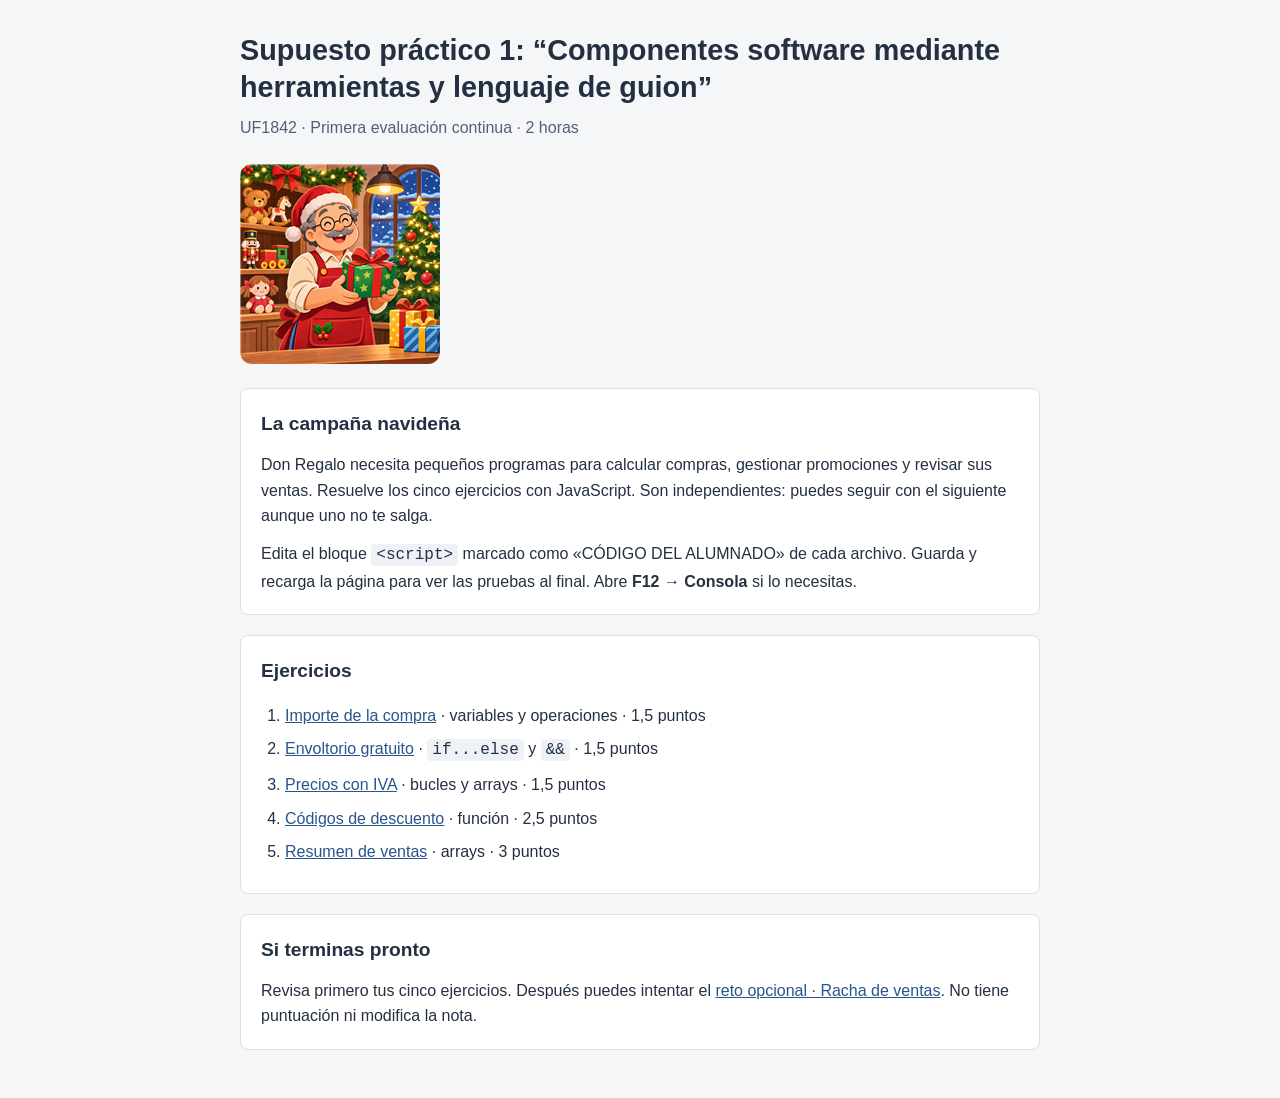
<file: index.html>
<!DOCTYPE html>
<html lang="es">
<head>
  <meta charset="UTF-8">
  <meta name="viewport" content="width=device-width, initial-scale=1.0">
  <title>Supuesto práctico 1: “Componentes software mediante herramientas y lenguaje de guion”</title>
  <link rel="stylesheet" href="style.css">
</head>
<body>
  <main class="lesson">
    <header>
      <h1>Supuesto práctico 1: “Componentes software mediante herramientas y lenguaje de guion”</h1>
      <p>UF1842 · Primera evaluación continua · 2 horas</p>
      <img class="don-regalo" src="don-regalo.png" width="200" height="200" alt="Ilustración del tendero de Don Regalo con un regalo navideño">
    </header>
    <section>
      <h2>La campaña navideña</h2>
      <p>Don Regalo necesita pequeños programas para calcular compras, gestionar promociones y revisar sus ventas. Resuelve los cinco ejercicios con JavaScript. Son independientes: puedes seguir con el siguiente aunque uno no te salga.</p>
      <p>Edita el bloque <code>&lt;script&gt;</code> marcado como «CÓDIGO DEL ALUMNADO» de cada archivo. Guarda y recarga la página para ver las pruebas al final. Abre <strong>F12 → Consola</strong> si lo necesitas.</p>
    </section>
    <section>
      <h2>Ejercicios</h2>
      <ol>
        <li><a href="index1.html">Importe de la compra</a> · variables y operaciones · 1,5 puntos</li>
        <li><a href="index2.html">Envoltorio gratuito</a> · <code>if...else</code> y <code>&amp;&amp;</code> · 1,5 puntos</li>
        <li><a href="index3.html">Precios con IVA</a> · bucles y arrays · 1,5 puntos</li>
        <li><a href="index4.html">Códigos de descuento</a> · función · 2,5 puntos</li>
        <li><a href="index5.html">Resumen de ventas</a> · arrays · 3 puntos</li>
      </ol>
    </section>
    <section>
      <h2>Si terminas pronto</h2>
      <p>Revisa primero tus cinco ejercicios. Después puedes intentar el <a href="index6.html">reto opcional · Racha de ventas</a>. No tiene puntuación ni modifica la nota.</p>
    </section>
  </main>
</body>
</html>
</file>
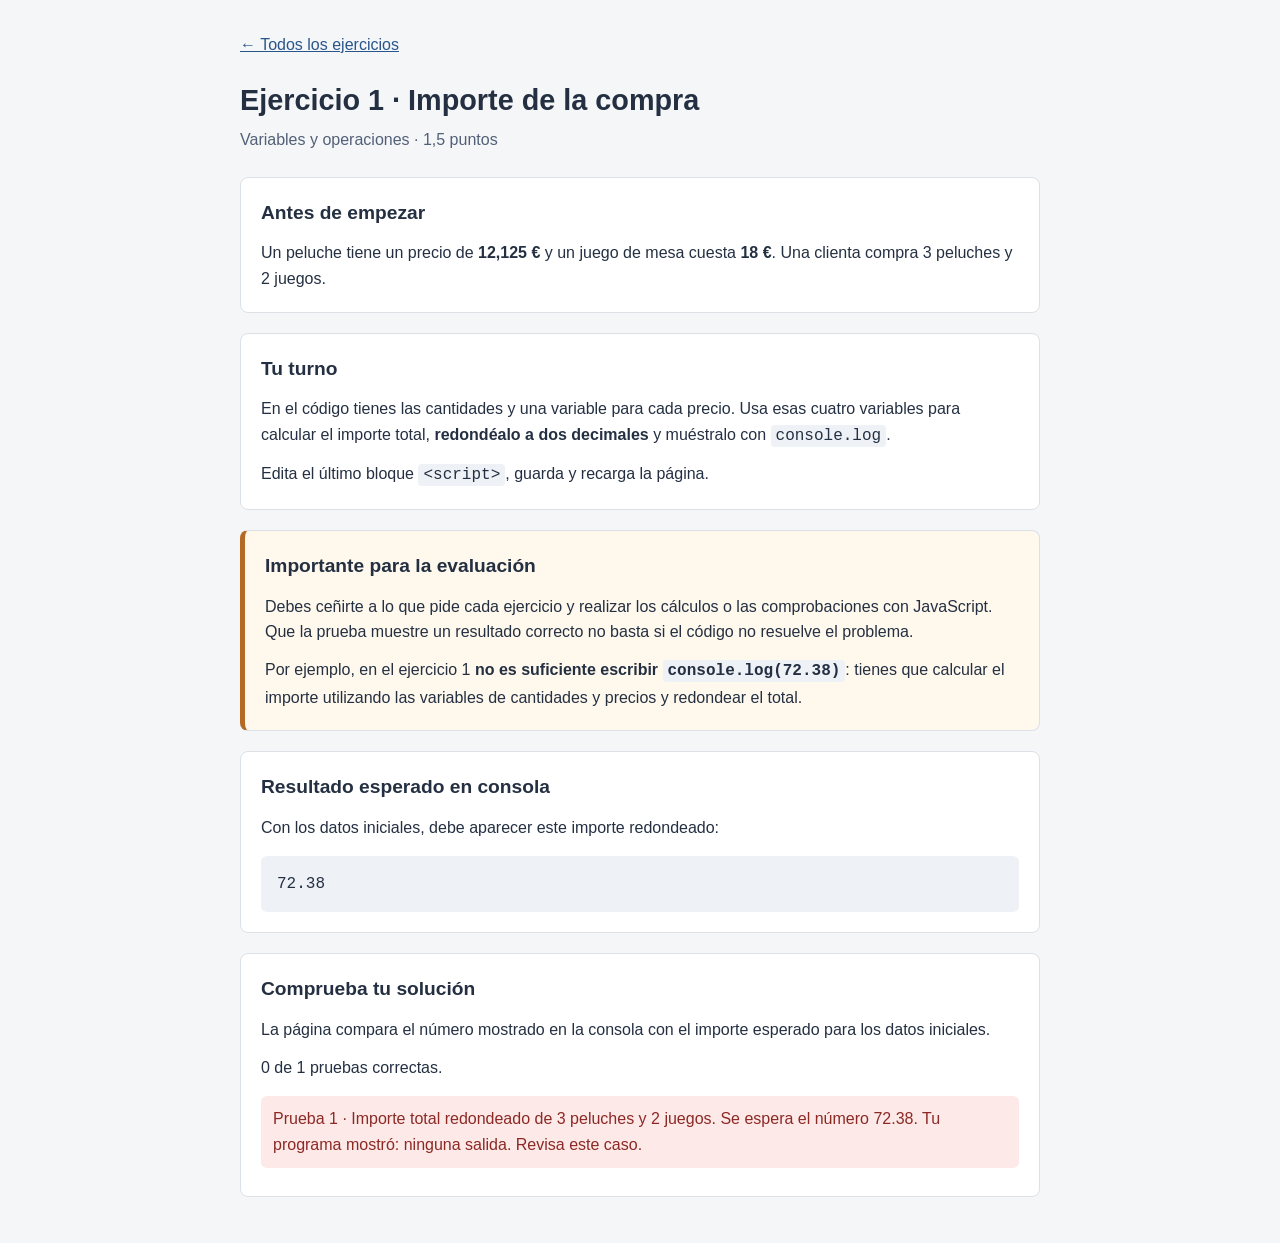
<file: index1.html>
<!DOCTYPE html>
<html lang="es">
<head>
  <meta charset="UTF-8">
  <meta name="viewport" content="width=device-width, initial-scale=1.0">
  <title>Ejercicio 1 · Importe de la compra</title>
  <link rel="stylesheet" href="style.css">
  <script src="captura.js"></script>
  <script src="pruebas.js" defer></script>
</head>
<body data-ejercicio="1">
  <main class="lesson">
    <header><p><a href="index.html">← Todos los ejercicios</a></p><h1>Ejercicio 1 · Importe de la compra</h1><p>Variables y operaciones · 1,5 puntos</p></header>
    <section><h2>Antes de empezar</h2><p>Un peluche tiene un precio de <strong>12,125 €</strong> y un juego de mesa cuesta <strong>18 €</strong>. Una clienta compra 3 peluches y 2 juegos.</p></section>
    <section><h2>Tu turno</h2><p>En el código tienes las cantidades y una variable para cada precio. Usa esas cuatro variables para calcular el importe total, <strong>redondéalo a dos decimales</strong> y muéstralo con <code>console.log</code>.</p><p>Edita el último bloque <code>&lt;script&gt;</code>, guarda y recarga la página.</p></section>
    <section class="aviso"><h2>Importante para la evaluación</h2><p>Debes ceñirte a lo que pide cada ejercicio y realizar los cálculos o las comprobaciones con JavaScript. Que la prueba muestre un resultado correcto no basta si el código no resuelve el problema.</p><p>Por ejemplo, en el ejercicio 1 <strong>no es suficiente escribir <code>console.log(72.38)</code></strong>: tienes que calcular el importe utilizando las variables de cantidades y precios y redondear el total.</p></section>
    <section><h2>Resultado esperado en consola</h2><p>Con los datos iniciales, debe aparecer este importe redondeado:</p><pre>72.38</pre></section>
    <section><h2>Comprueba tu solución</h2><p>La página compara el número mostrado en la consola con el importe esperado para los datos iniciales.</p><p id="resumen" aria-live="polite"></p><ul id="resultados" class="resultados" aria-live="polite"></ul></section>
  </main>
  <!-- CÓDIGO DEL ALUMNADO: escribe el programa debajo de los datos. -->
  <script>
    const peluches = 3;
    const juegos = 2;
    const precioPeluche = 12.125;
    const precioJuegoMesa = 18;

    // Calcula aquí el importe total, redondéalo y muéstralo por consola.
    
    
  </script>
</body>
</html>
</file>
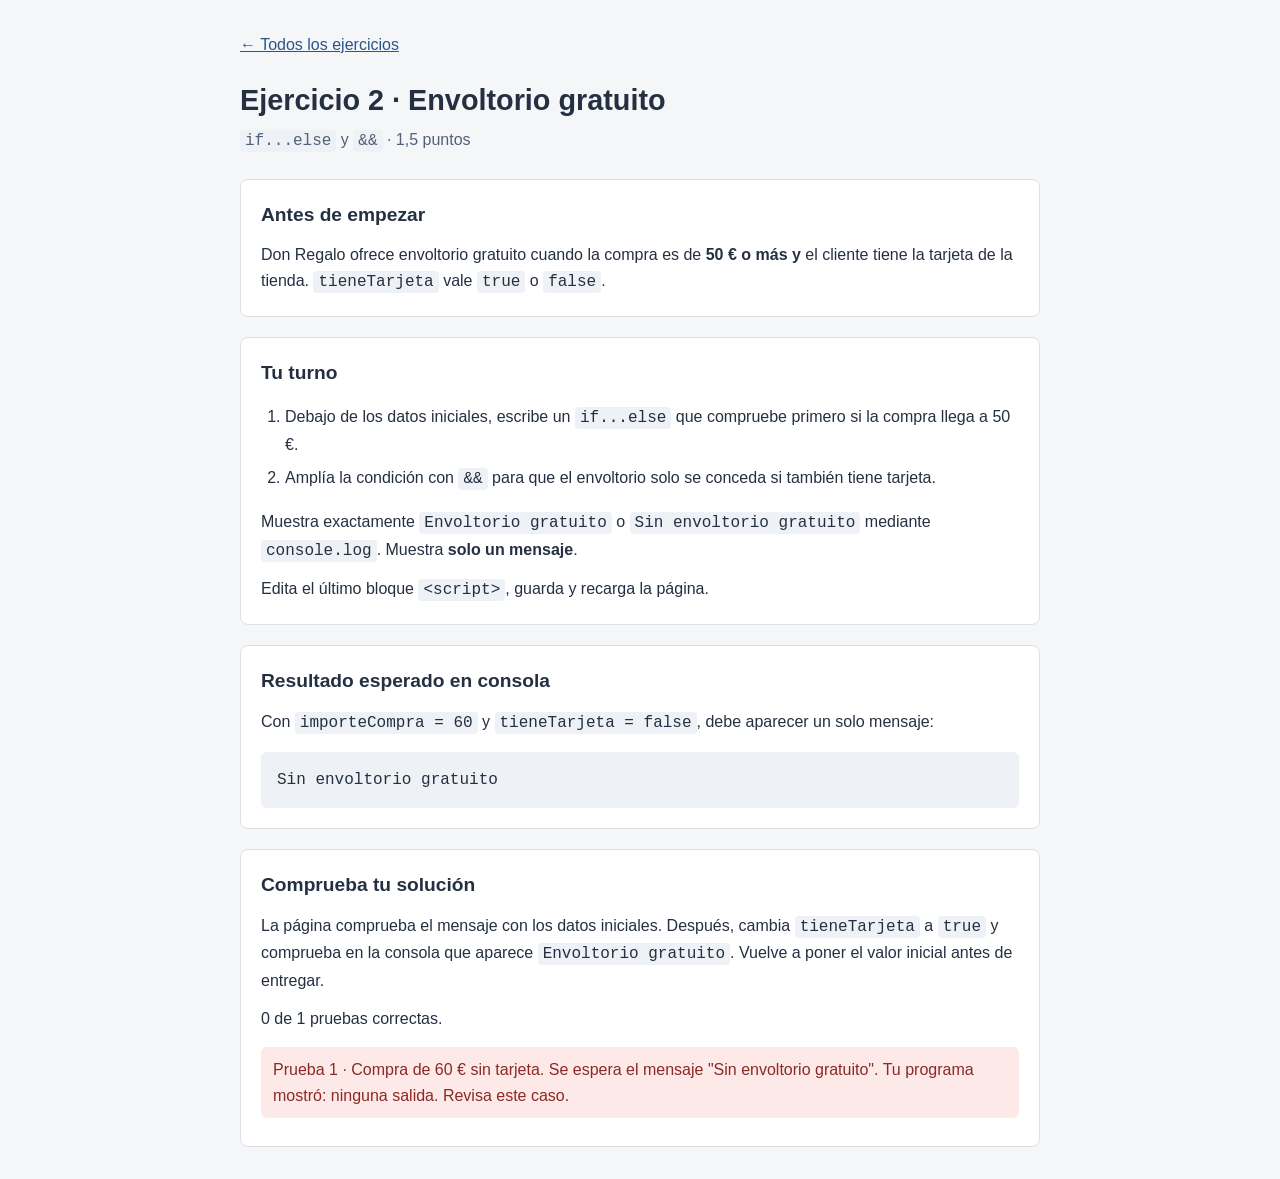
<file: index2.html>
<!DOCTYPE html>
<html lang="es">
<head>
  <meta charset="UTF-8">
  <meta name="viewport" content="width=device-width, initial-scale=1.0">
  <title>Ejercicio 2 · Envoltorio gratuito</title>
  <link rel="stylesheet" href="style.css">
  <script src="captura.js"></script>
  <script src="pruebas.js" defer></script>
</head>
<body data-ejercicio="2">
  <main class="lesson">
    <header><p><a href="index.html">← Todos los ejercicios</a></p><h1>Ejercicio 2 · Envoltorio gratuito</h1><p><code>if...else</code> y <code>&amp;&amp;</code> · 1,5 puntos</p></header>
    <section><h2>Antes de empezar</h2><p>Don Regalo ofrece envoltorio gratuito cuando la compra es de <strong>50 € o más</strong> <strong>y</strong> el cliente tiene la tarjeta de la tienda. <code>tieneTarjeta</code> vale <code>true</code> o <code>false</code>.</p></section>
    <section><h2>Tu turno</h2><ol><li>Debajo de los datos iniciales, escribe un <code>if...else</code> que compruebe primero si la compra llega a 50 €.</li><li>Amplía la condición con <code>&amp;&amp;</code> para que el envoltorio solo se conceda si también tiene tarjeta.</li></ol><p>Muestra exactamente <code>Envoltorio gratuito</code> o <code>Sin envoltorio gratuito</code> mediante <code>console.log</code>. Muestra <strong>solo un mensaje</strong>.</p><p>Edita el último bloque <code>&lt;script&gt;</code>, guarda y recarga la página.</p></section>
    <section><h2>Resultado esperado en consola</h2><p>Con <code>importeCompra = 60</code> y <code>tieneTarjeta = false</code>, debe aparecer un solo mensaje:</p><pre>Sin envoltorio gratuito</pre></section>
    <section><h2>Comprueba tu solución</h2><p>La página comprueba el mensaje con los datos iniciales. Después, cambia <code>tieneTarjeta</code> a <code>true</code> y comprueba en la consola que aparece <code>Envoltorio gratuito</code>. Vuelve a poner el valor inicial antes de entregar.</p><p id="resumen" aria-live="polite"></p><ul id="resultados" class="resultados" aria-live="polite"></ul></section>
  </main>
  <!-- CÓDIGO DEL ALUMNADO: escribe el programa debajo de los datos. -->
  <script>
    const importeCompra = 60;
    const tieneTarjeta = false;

    // Escribe aquí el if...else. Muestra el mensaje adecuado por consola
  </script>
</body>
</html>
</file>
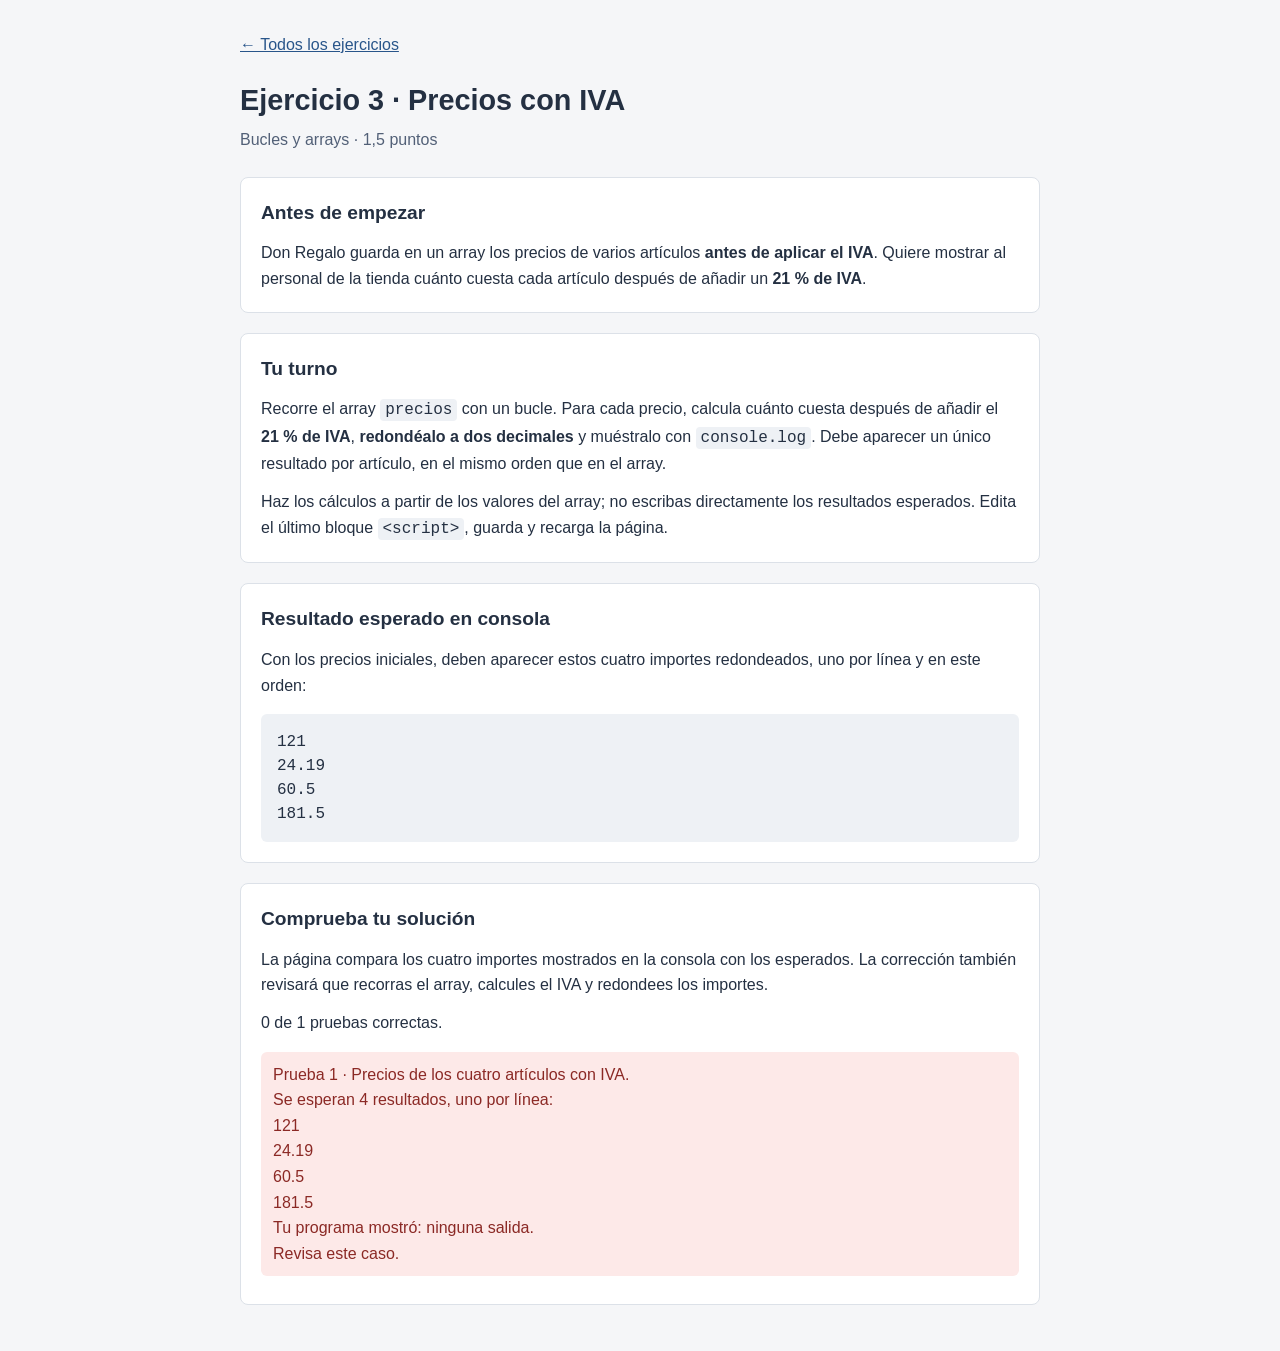
<file: index3.html>
<!DOCTYPE html>
<html lang="es">
<head>
  <meta charset="UTF-8">
  <meta name="viewport" content="width=device-width, initial-scale=1.0">
  <title>Ejercicio 3 · Precios con IVA</title>
  <link rel="stylesheet" href="style.css">
  <script src="captura.js"></script>
  <script src="pruebas.js" defer></script>
</head>
<body data-ejercicio="3">
  <main class="lesson">
    <header><p><a href="index.html">← Todos los ejercicios</a></p><h1>Ejercicio 3 · Precios con IVA</h1><p>Bucles y arrays · 1,5 puntos</p></header>
    <section><h2>Antes de empezar</h2><p>Don Regalo guarda en un array los precios de varios artículos <strong>antes de aplicar el IVA</strong>. Quiere mostrar al personal de la tienda cuánto cuesta cada artículo después de añadir un <strong>21 % de IVA</strong>.</p></section>
    <section><h2>Tu turno</h2><p>Recorre el array <code>precios</code> con un bucle. Para cada precio, calcula cuánto cuesta después de añadir el <strong>21 % de IVA</strong>, <strong>redondéalo a dos decimales</strong> y muéstralo con <code>console.log</code>. Debe aparecer un único resultado por artículo, en el mismo orden que en el array.</p><p>Haz los cálculos a partir de los valores del array; no escribas directamente los resultados esperados. Edita el último bloque <code>&lt;script&gt;</code>, guarda y recarga la página.</p></section>
    <section><h2>Resultado esperado en consola</h2><p>Con los precios iniciales, deben aparecer estos cuatro importes redondeados, uno por línea y en este orden:</p><pre>121
24.19
60.5
181.5</pre></section>
    <section><h2>Comprueba tu solución</h2><p>La página compara los cuatro importes mostrados en la consola con los esperados. La corrección también revisará que recorras el array, calcules el IVA y redondees los importes.</p><p id="resumen" aria-live="polite"></p><ul id="resultados" class="resultados" aria-live="polite"></ul></section>
  </main>
  <!-- CÓDIGO DEL ALUMNADO: escribe el programa debajo del array. -->
  <script>
    const precios = [100, 19.99, 50, 150];

    // Recorre el array, calcula cada precio con IVA, redondéalo y muestra un resultado por artículo.
  </script>
</body>
</html>
</file>
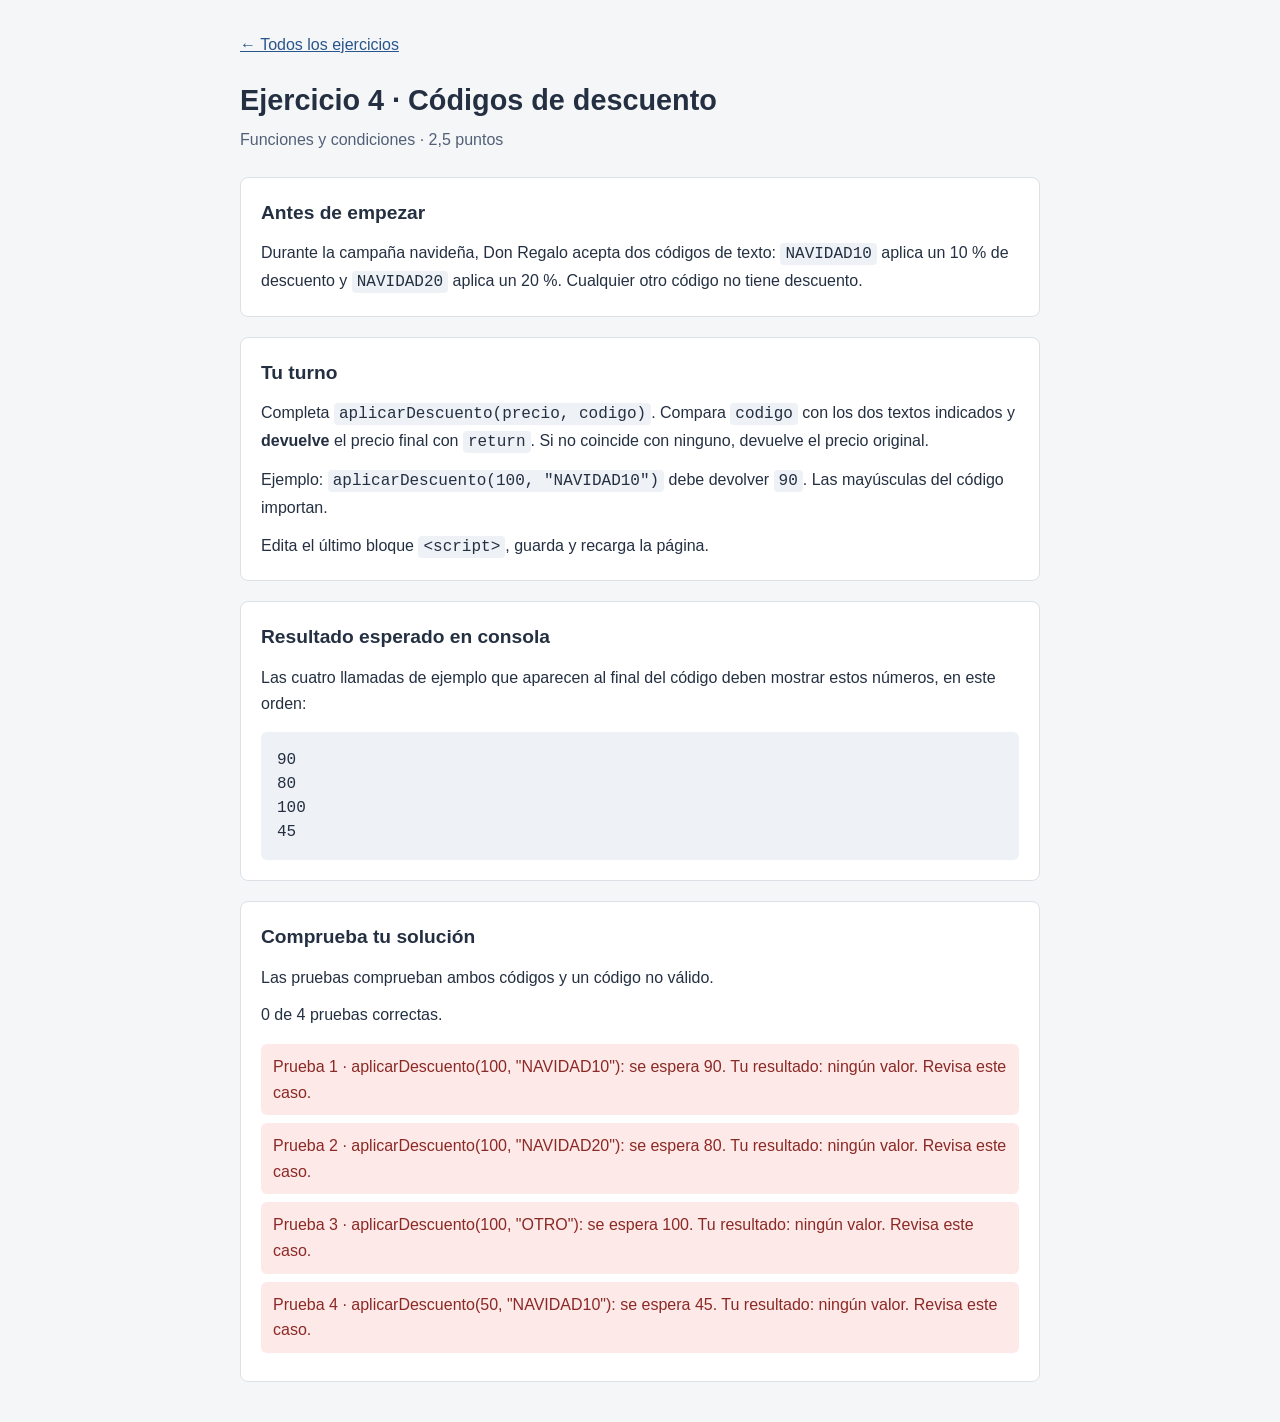
<file: index4.html>
<!DOCTYPE html>
<html lang="es">
<head>
  <meta charset="UTF-8">
  <meta name="viewport" content="width=device-width, initial-scale=1.0">
  <title>Ejercicio 4 · Códigos de descuento</title>
  <link rel="stylesheet" href="style.css">
  <script src="pruebas.js" defer></script>
</head>
<body data-ejercicio="4">
  <main class="lesson">
    <header><p><a href="index.html">← Todos los ejercicios</a></p><h1>Ejercicio 4 · Códigos de descuento</h1><p>Funciones y condiciones · 2,5 puntos</p></header>
    <section><h2>Antes de empezar</h2><p>Durante la campaña navideña, Don Regalo acepta dos códigos de texto: <code>NAVIDAD10</code> aplica un 10 % de descuento y <code>NAVIDAD20</code> aplica un 20 %. Cualquier otro código no tiene descuento.</p></section>
    <section><h2>Tu turno</h2><p>Completa <code>aplicarDescuento(precio, codigo)</code>. Compara <code>codigo</code> con los dos textos indicados y <strong>devuelve</strong> el precio final con <code>return</code>. Si no coincide con ninguno, devuelve el precio original.</p><p>Ejemplo: <code>aplicarDescuento(100, "NAVIDAD10")</code> debe devolver <code>90</code>. Las mayúsculas del código importan.</p><p>Edita el último bloque <code>&lt;script&gt;</code>, guarda y recarga la página.</p></section>
    <section><h2>Resultado esperado en consola</h2><p>Las cuatro llamadas de ejemplo que aparecen al final del código deben mostrar estos números, en este orden:</p><pre>90
80
100
45</pre></section>
    <section><h2>Comprueba tu solución</h2><p>Las pruebas comprueban ambos códigos y un código no válido.</p><p id="resumen" aria-live="polite"></p><ul id="resultados" class="resultados" aria-live="polite"></ul></section>
  </main>
  <!-- CÓDIGO DEL ALUMNADO: completa la función. -->
  <script>
    function aplicarDescuento(precio, codigo) {
      // Escribe tu código aquí. La función DEBE retornar un valor, NO SIRVE mostrarlo por consola
    }

    // Llamadas de ejemplo: estos console.log muestran lo que devuelve tu función.
    console.log(aplicarDescuento(100, "NAVIDAD10")); // 90
    console.log(aplicarDescuento(100, "NAVIDAD20")); // 80
    console.log(aplicarDescuento(100, "OTRO")); // 100
    console.log(aplicarDescuento(50, "NAVIDAD10")); // 45
  </script>
</body>
</html>
</file>
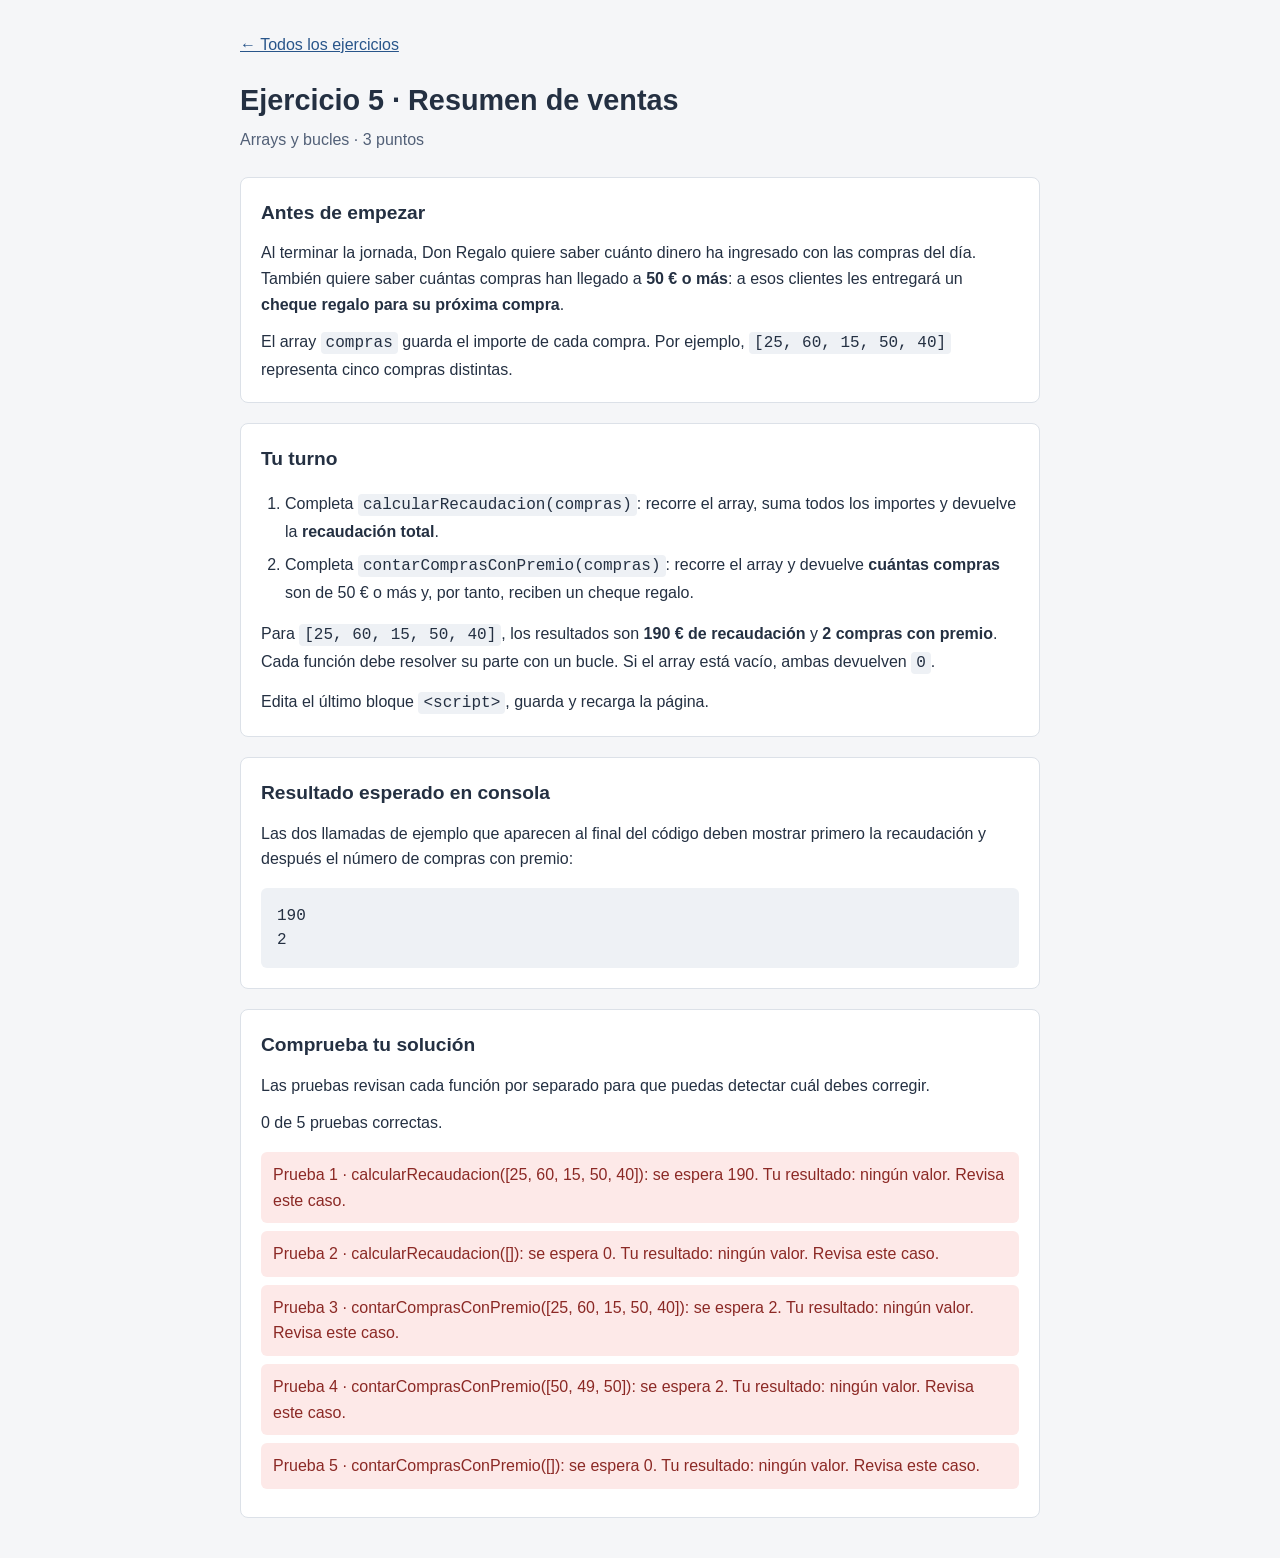
<file: index5.html>
<!DOCTYPE html>
<html lang="es">
<head>
  <meta charset="UTF-8">
  <meta name="viewport" content="width=device-width, initial-scale=1.0">
  <title>Ejercicio 5 · Resumen de ventas</title>
  <link rel="stylesheet" href="style.css">
  <script src="pruebas.js" defer></script>
</head>
<body data-ejercicio="5">
  <main class="lesson">
    <header><p><a href="index.html">← Todos los ejercicios</a></p><h1>Ejercicio 5 · Resumen de ventas</h1><p>Arrays y bucles · 3 puntos</p></header>
    <section><h2>Antes de empezar</h2><p>Al terminar la jornada, Don Regalo quiere saber cuánto dinero ha ingresado con las compras del día. También quiere saber cuántas compras han llegado a <strong>50 € o más</strong>: a esos clientes les entregará un <strong>cheque regalo para su próxima compra</strong>.</p><p>El array <code>compras</code> guarda el importe de cada compra. Por ejemplo, <code>[25, 60, 15, 50, 40]</code> representa cinco compras distintas.</p></section>
    <section><h2>Tu turno</h2><ol><li>Completa <code>calcularRecaudacion(compras)</code>: recorre el array, suma todos los importes y devuelve la <strong>recaudación total</strong>.</li><li>Completa <code>contarComprasConPremio(compras)</code>: recorre el array y devuelve <strong>cuántas compras</strong> son de 50 € o más y, por tanto, reciben un cheque regalo.</li></ol><p>Para <code>[25, 60, 15, 50, 40]</code>, los resultados son <strong>190 € de recaudación</strong> y <strong>2 compras con premio</strong>. Cada función debe resolver su parte con un bucle. Si el array está vacío, ambas devuelven <code>0</code>.</p><p>Edita el último bloque <code>&lt;script&gt;</code>, guarda y recarga la página.</p></section>
    <section><h2>Resultado esperado en consola</h2><p>Las dos llamadas de ejemplo que aparecen al final del código deben mostrar primero la recaudación y después el número de compras con premio:</p><pre>190
2</pre></section>
    <section><h2>Comprueba tu solución</h2><p>Las pruebas revisan cada función por separado para que puedas detectar cuál debes corregir.</p><p id="resumen" aria-live="polite"></p><ul id="resultados" class="resultados" aria-live="polite"></ul></section>
  </main>
  <!-- CÓDIGO DEL ALUMNADO: completa las dos funciones. -->
  <script>
    function calcularRecaudacion(compras) {
      // Recorre el array y devuelve la suma. La función DEBE retornar un valor, NO SIRVE mostrarlo por consola
    }

    function contarComprasConPremio(compras) {
      // Recorre el array y devuelve cuántas compras reciben un cheque regalo. La función DEBE retornar un valor, NO SIRVE mostrarlo por consola
    }

    // Llamadas de ejemplo: estos console.log muestran lo que devuelven tus funciones.
    const compras = [25, 60, 15, 50, 40];
    console.log(calcularRecaudacion(compras)); // 190
    console.log(contarComprasConPremio(compras)); // 2
  </script>
</body>
</html>
</file>
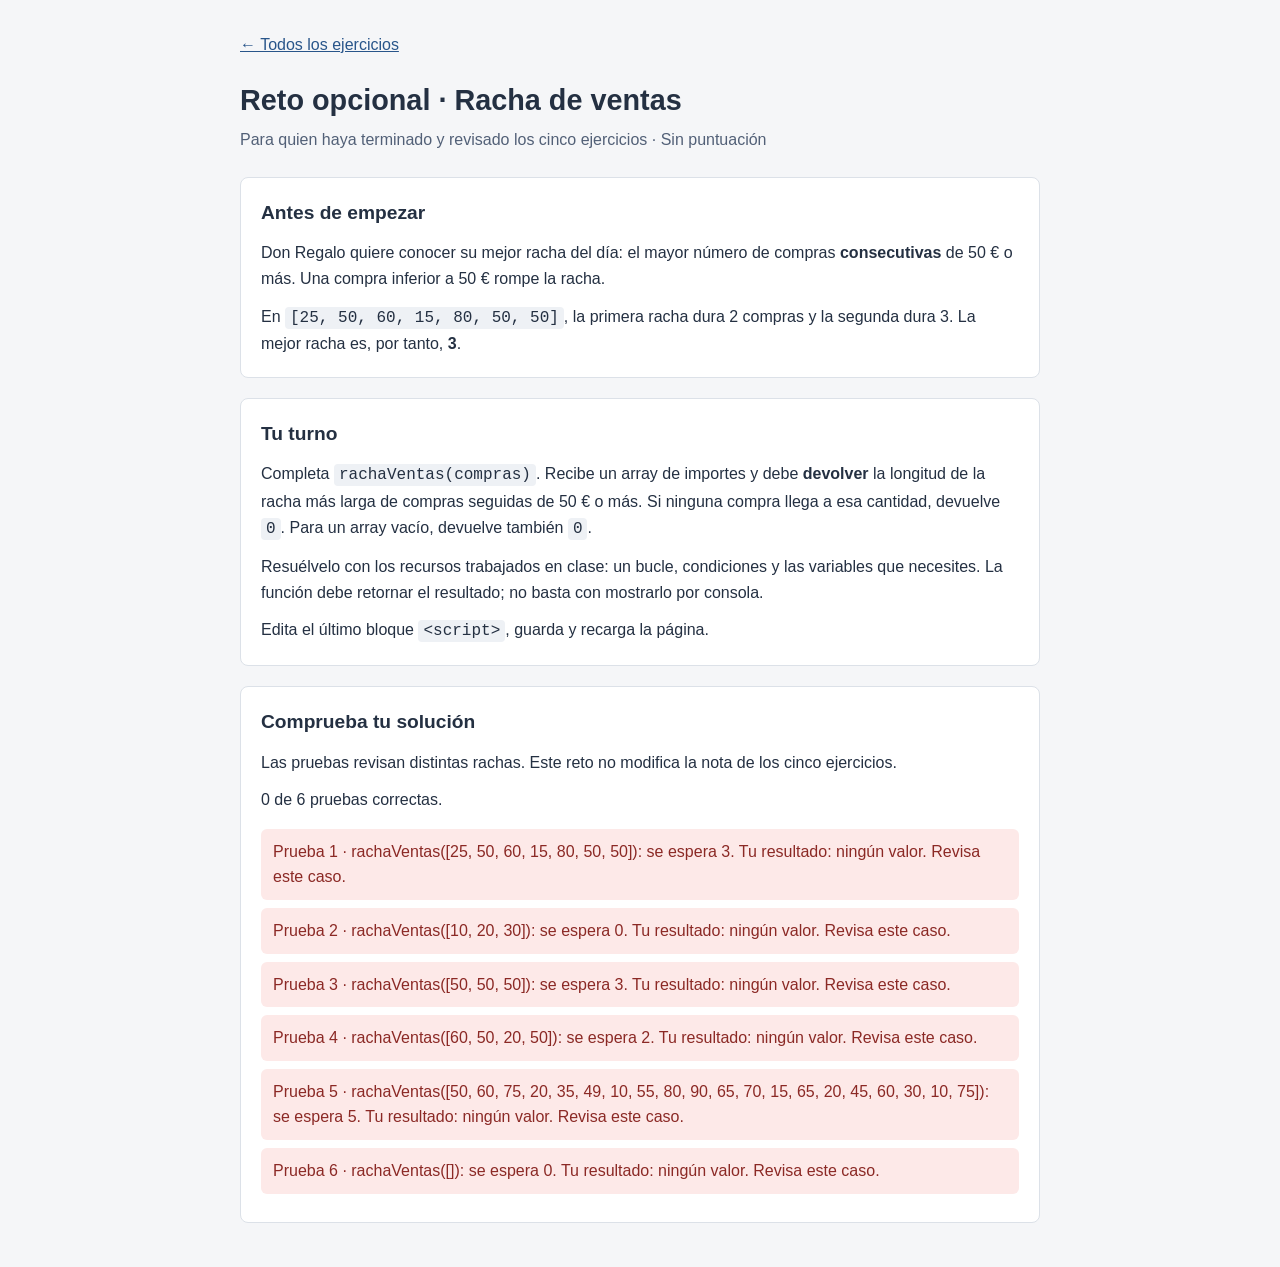
<file: index6.html>
<!DOCTYPE html>
<html lang="es">
<head>
  <meta charset="UTF-8">
  <meta name="viewport" content="width=device-width, initial-scale=1.0">
  <title>Reto opcional · Racha de ventas</title>
  <link rel="stylesheet" href="style.css">
  <script src="pruebas.js" defer></script>
</head>
<body data-ejercicio="6">
  <main class="lesson">
    <header><p><a href="index.html">← Todos los ejercicios</a></p><h1>Reto opcional · Racha de ventas</h1><p>Para quien haya terminado y revisado los cinco ejercicios · Sin puntuación</p></header>
    <section><h2>Antes de empezar</h2><p>Don Regalo quiere conocer su mejor racha del día: el mayor número de compras <strong>consecutivas</strong> de 50 € o más. Una compra inferior a 50 € rompe la racha.</p><p>En <code>[25, 50, 60, 15, 80, 50, 50]</code>, la primera racha dura 2 compras y la segunda dura 3. La mejor racha es, por tanto, <strong>3</strong>.</p></section>
    <section><h2>Tu turno</h2><p>Completa <code>rachaVentas(compras)</code>. Recibe un array de importes y debe <strong>devolver</strong> la longitud de la racha más larga de compras seguidas de 50 € o más. Si ninguna compra llega a esa cantidad, devuelve <code>0</code>. Para un array vacío, devuelve también <code>0</code>.</p><p>Resuélvelo con los recursos trabajados en clase: un bucle, condiciones y las variables que necesites. La función debe retornar el resultado; no basta con mostrarlo por consola.</p><p>Edita el último bloque <code>&lt;script&gt;</code>, guarda y recarga la página.</p></section>
    <section><h2>Comprueba tu solución</h2><p>Las pruebas revisan distintas rachas. Este reto no modifica la nota de los cinco ejercicios.</p><p id="resumen" aria-live="polite"></p><ul id="resultados" class="resultados" aria-live="polite"></ul></section>
  </main>
  <!-- CÓDIGO DEL ALUMNADO: completa la función del reto opcional. -->
  <script>
    function rachaVentas(compras) {
      // Escribe tu código aquí.
    }
  </script>
</body>
</html>
</file>
<file: style.css>
.lesson * { box-sizing: border-box; }
body { margin: 0; background: #f5f6f8; color: #243042; font: 16px/1.6 Arial, sans-serif; }
.lesson { max-width: 800px; margin: 0 auto; padding: 32px 20px; }
.lesson h1 { margin: 0 0 8px; font-size: 1.8rem; line-height: 1.3; }
.lesson h2 { margin: 0 0 12px; font-size: 1.2rem; }
.lesson header p { margin: 0 0 24px; color: #526077; }
.don-regalo { display: block; width: 200px; height: 200px; object-fit: cover; margin: 0 0 24px; border-radius: 12px; }
.lesson section { margin-bottom: 20px; padding: 20px; border: 1px solid #dce1e8; border-radius: 8px; background: #fff; }
.lesson .aviso { border-left: 5px solid #b56a24; background: #fff8ed; }
.lesson p { margin: 0 0 12px; }
.lesson section > :last-child { margin-bottom: 0; }
.lesson code, .lesson pre { font-family: Consolas, monospace; }
.lesson code { padding: 2px 5px; border-radius: 4px; background: #eef1f5; }
.lesson pre { overflow-x: auto; padding: 16px; border-radius: 6px; background: #eef1f5; line-height: 1.5; }
.lesson pre code { padding: 0; background: transparent; }
.lesson ol { padding-left: 24px; }
.lesson li { margin-bottom: 8px; }
.lesson a { color: #28558a; }
.resultados { list-style: none; padding: 0; }
.resultados li { padding: 10px 12px; border-radius: 6px; }
.resultados .lineas { white-space: pre-line; }
.resultados .bien { background: #e4f4e9; color: #18572e; }
.resultados .mal { background: #fde9e8; color: #8b2925; }
.nota { color: #526077; }
</file>
